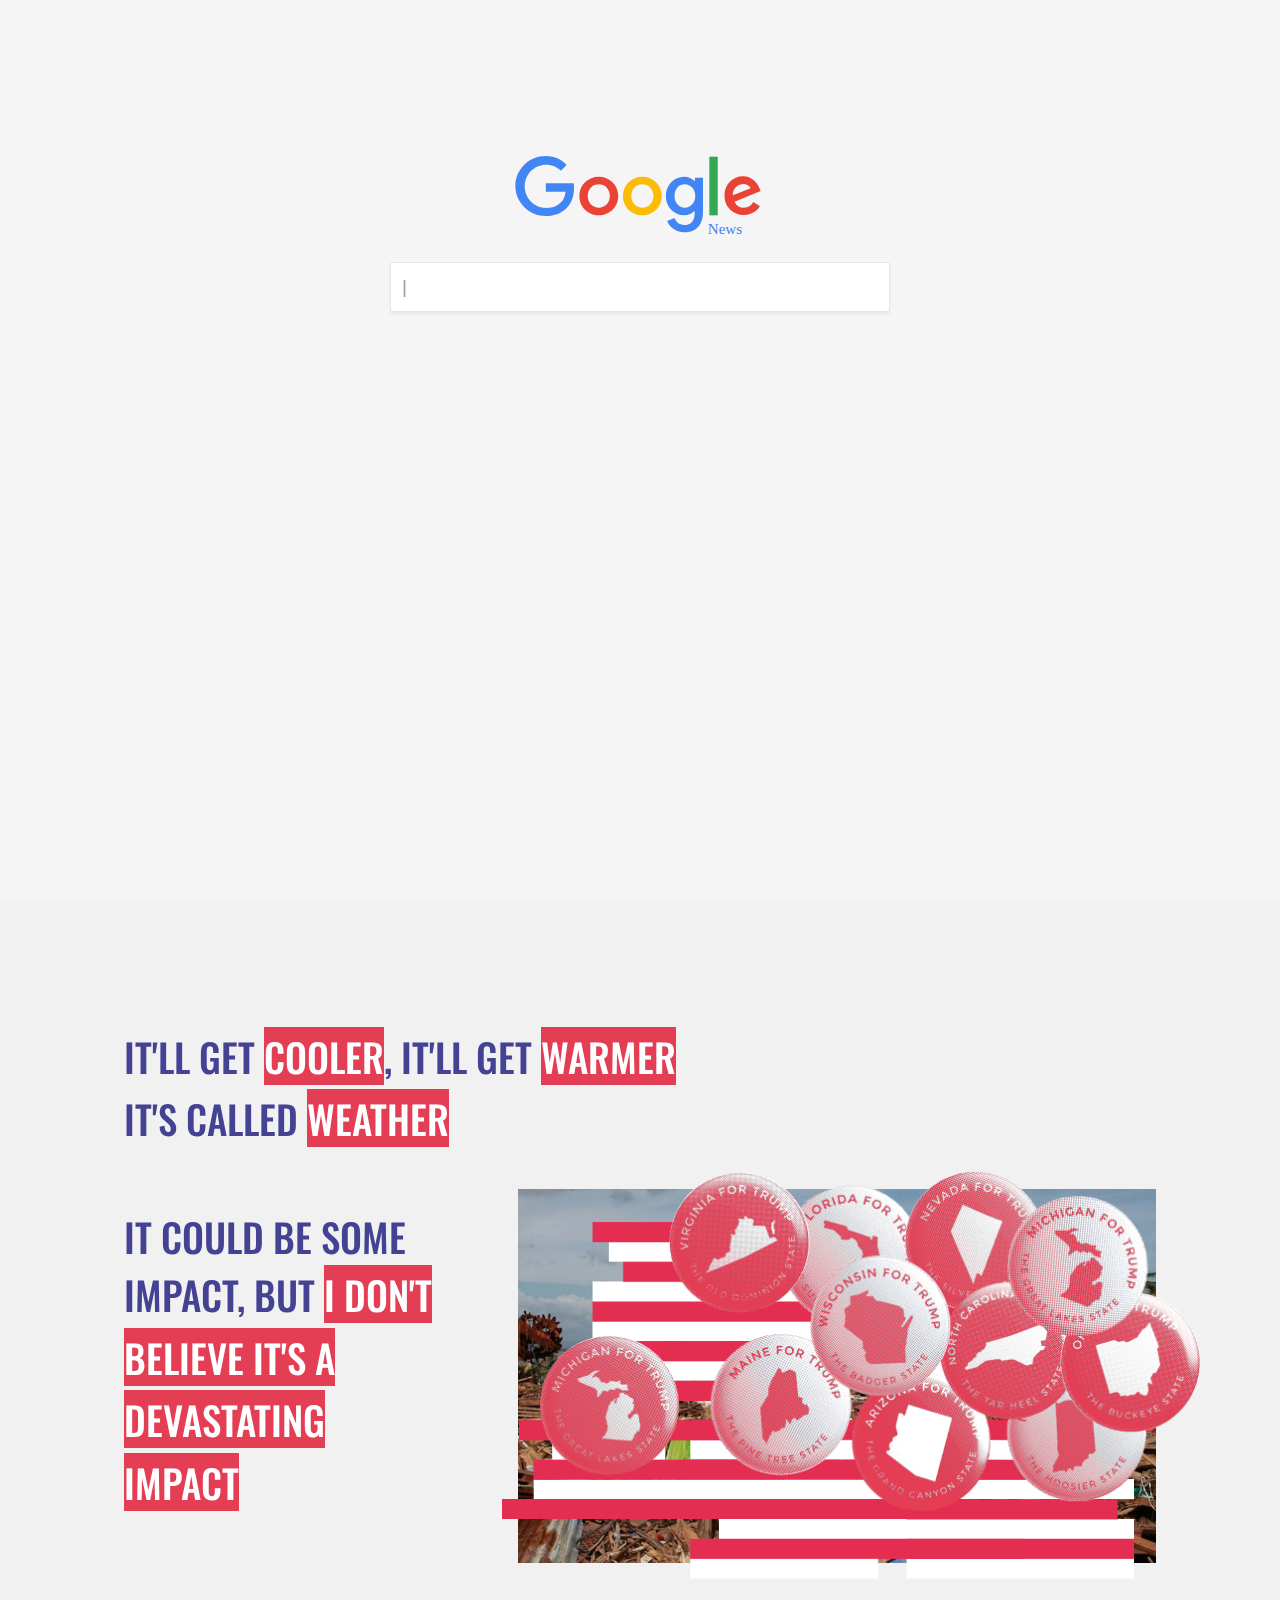
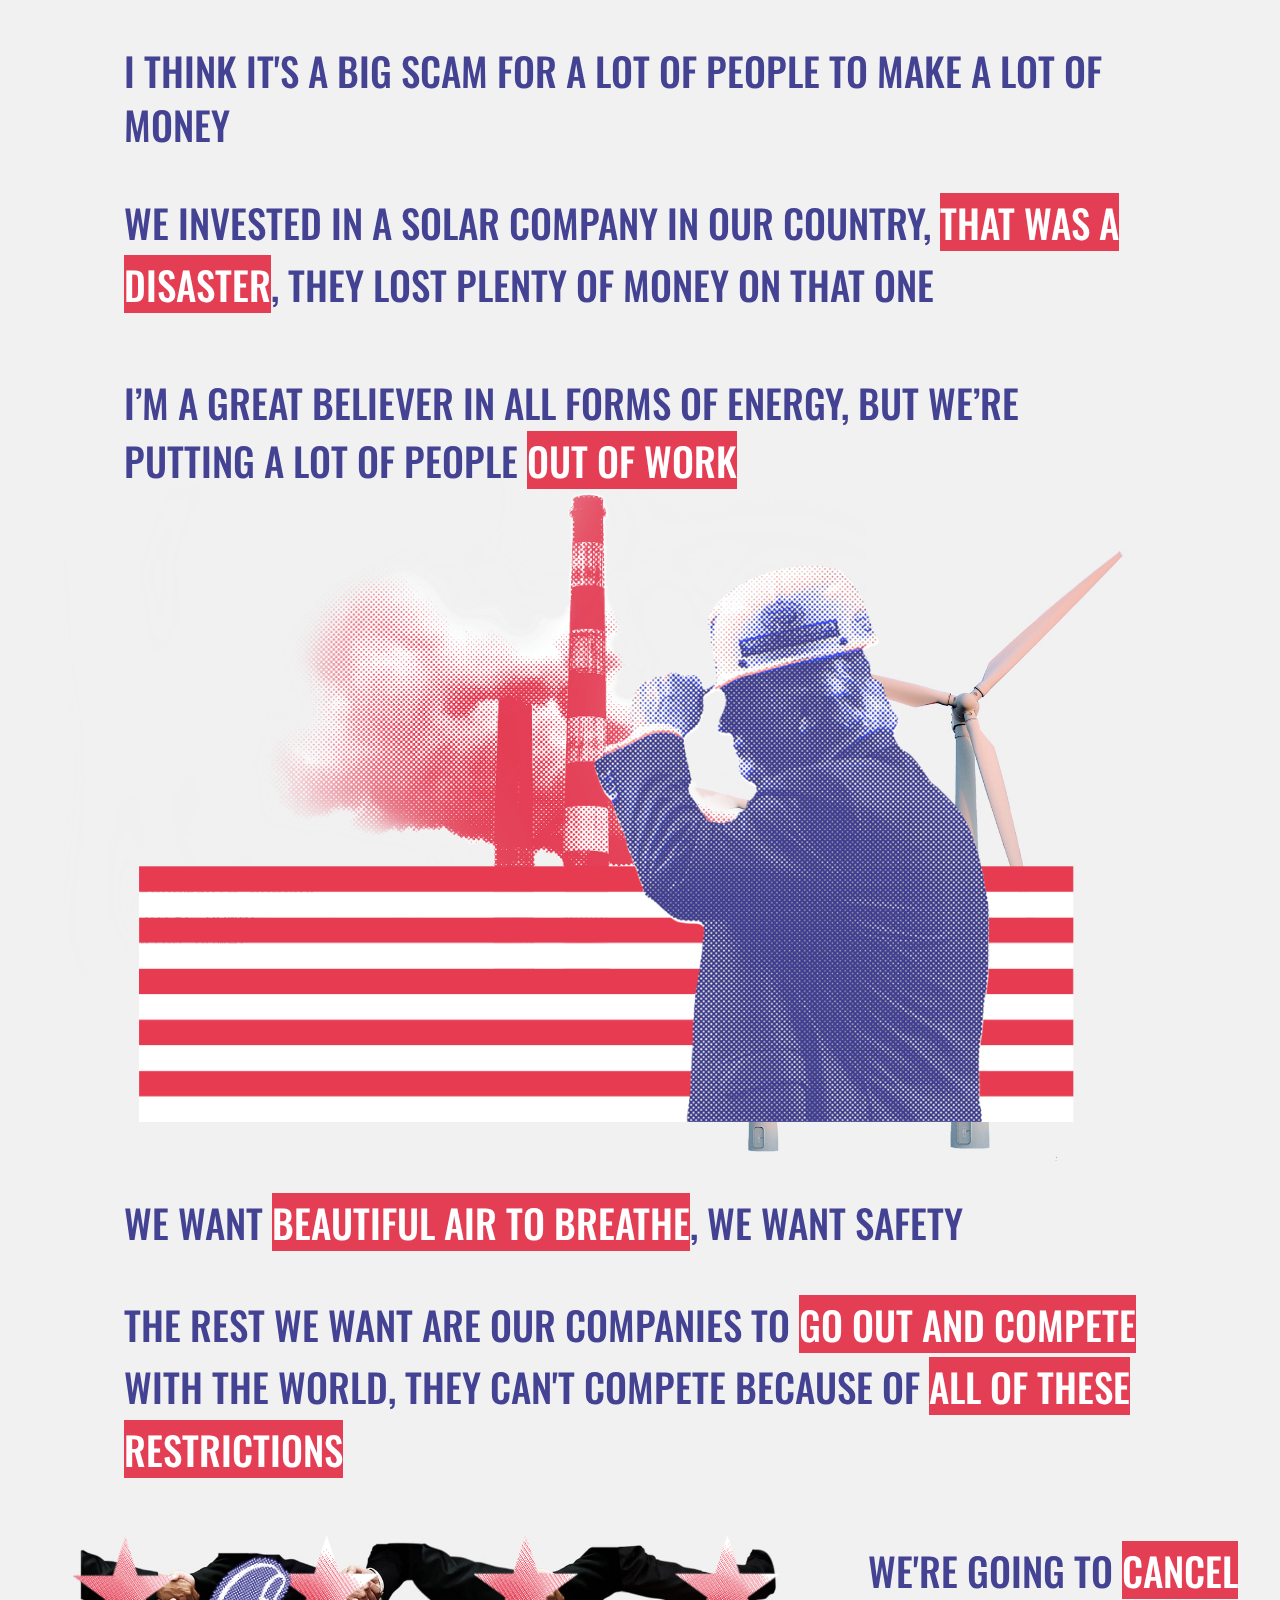
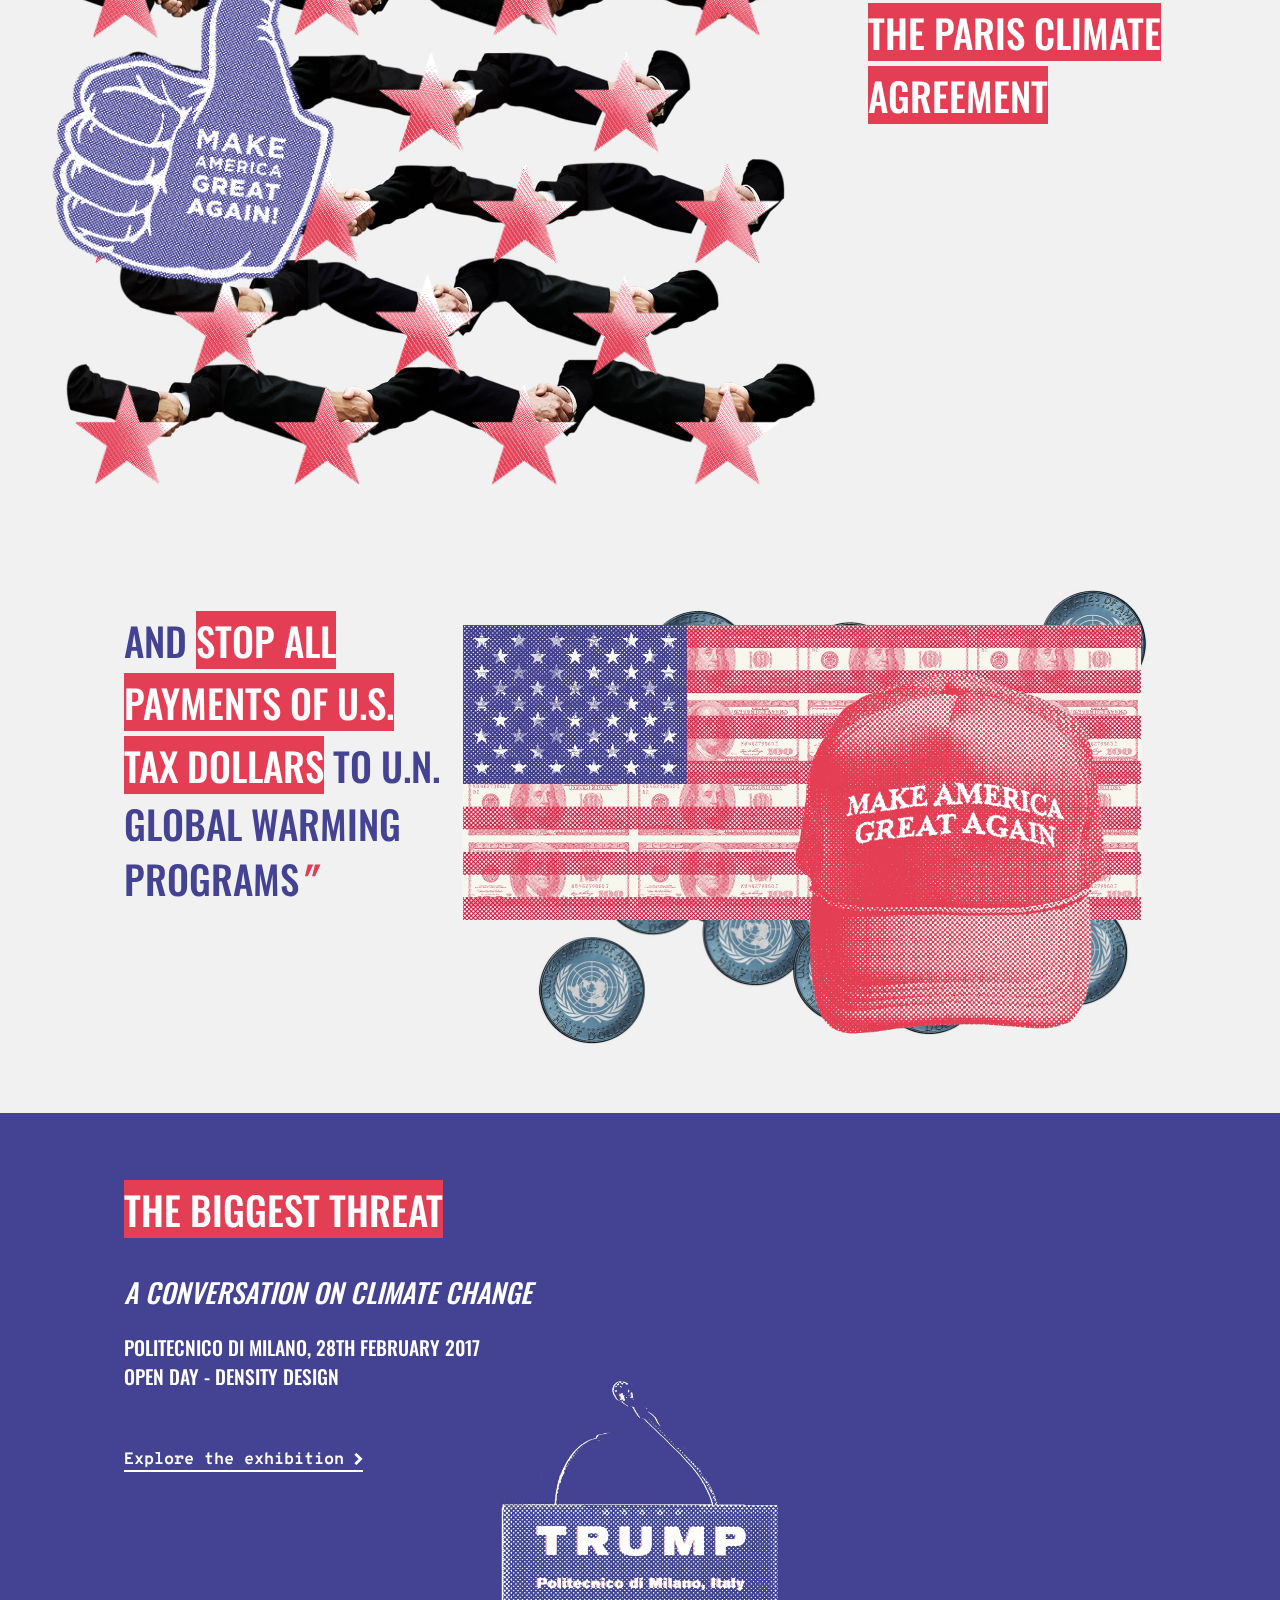
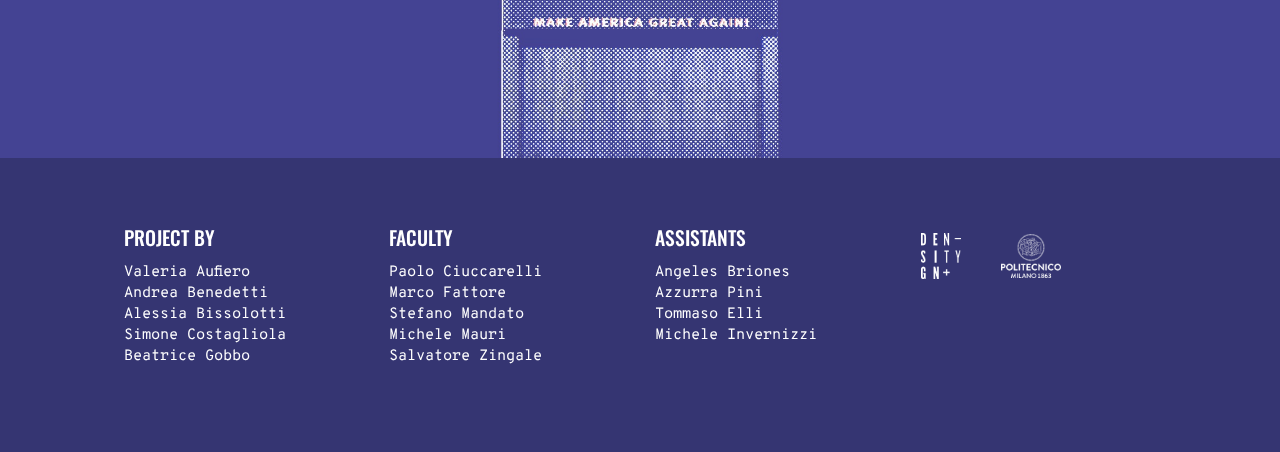
<file: index.html>
<html lang="en">
  <head>
    <meta charset="utf-8">
    <meta http-equiv="X-UA-Compatible" content="IE=edge">
    <meta name="viewport" content="width=device-width, initial-scale=1">
    
      
    <!-- The above 3 meta tags *must* come first in the head; any other head content must come *after* these tags -->
      
        
    <meta property="og:url" content="http://biggestthreat.altervista.org/" />
    <meta property="og:title" content="The Biggest Threat - Open Day Density Design Exhibition">
	<meta property="og:description" content="The exhibition showcases the results of the research on the topic of climate change, during the last weeks of the American 45th Presidential Elections. Donald Trump appeared as one of the most influential actors in the discussion, and his opinions on the topic of climate change were highly discussed by online news outlets in the United States." />
	<meta property="og:image" content="img/cover1.jpg">
	<meta name="twitter:card" content="summary_large_image">
	<meta name="twitter:site" content="@densitydesign">
	<meta name="twitter:title" content="The Biggest Threat - Open Day Density Design Exhibition">
	<meta name="twitter:description" content="The exhibition showcases the results of the research on the topic of climate change, during the last weeks of the American 45th Presidential Elections. Donald Trump appeared as one of the most influential actors in the discussion, and his opinions on the topic of climate change were highly discussed by online news outlets in the United States.">
	<meta name="twitter:image" content="img/cover1.jpg">
      
    <meta name="description" content="The exhibition showcases the results of the research on the topic of climate change, during the last weeks of the American 45th Presidential Elections. Donald Trump appeared as one of the most influential actors in the discussion, and his opinions on the topic of climate change were highly discussed by online news outlets in the United States." />
    <meta name="author" content="Valeria Aufiero, Alessia Bissolotti, Andrea Benedetti, Simone Costagliola, Beatrice Gobbo">
      
      
    <title>The Biggest Threat - Open Day Density Design Exhibition</title>

    <!-- Bootstrap -->
      <link href="css/bootstrap.min.css" rel="stylesheet">
      <link href="css/ekko-lightbox.css" rel="stylesheet">
      <link rel="stylesheet" href="css/blueimp-gallery.min.css">
      <link href="css/style.css" rel="stylesheet">
      <link rel="stylesheet" href="fonts/font-awesome/css/font-awesome.min.css">
          <link rel="icon" href="img/favicon.png" type="image/x-icon"/>
      
      <!-- FONTS -->
      <link href="https://fonts.googleapis.com/css?family=Oswald:400,700|Overpass+Mono:400,700" rel="stylesheet">
      <link href="https://fonts.googleapis.com/css?family=Roboto" rel="stylesheet">
  </head>
  <body data-spy="scroll" data-target=".nav">
      <div id="overlay"><div class="search">
          <img src="img/google-logo.svg" style="width: 50%"><br><p class="typed"></p>
      <p id="results">Did you mean <em>Donald Trump</em>?
          </p>
          </div>
      </div>

      <div id="nav" class="nav blue"><div class="container">
          <ul>
          <a href="#speech"><li class="button">Trump's Speech</li></a>
          <a href="#podio"><li class="button">Exhibition</li></a>
          </ul>
        </div>
      </div>
      
     <section id="threat" class="container-fluid">
         <ul id="obama" class="scene container">
             <li class="layer" data-depth="0.20"><h1>Obama thinks the single biggest threat in the world today is <em>global warming</em><br><br><em>Can you believe it?</em></h1></li></ul>
      </section>
<div id="speech">
      <section class="container">
          
          <div class="row">
              <div class="col-lg-8 col-md-8"><h1>It'll get <em>cooler</em>, it'll get <em>warmer</em><br>it's called <em>weather</em></h1></div>
          </div>
      </section>
      
          <section class="container">
              <div class="row">
                  
                  <div class="col-lg-4 col-lg-4">
                <h1 class="trump">It could be some impact, but <em>I don't believe it's a devastating 
                    impact</em></h1>
          </div>
                  
                  <div class="col-lg-8 col-md-8">
                      <ul id="effects" class="scene">
                          <li class="layer" data-depth="0.10">
                              
                              <div id="car-effects" class="carousel slide" data-ride="carousel" data-interval="4000">

  <!-- Wrapper for slides -->
  <div class="carousel-inner" role="listbox">
    <div class="item active">
      <img src="img/effects/effects1.jpg" class="img-responsive">
      <div class="carousel-caption">
      </div>
    </div>
    <div class="item">
      <img src="img/effects/effects2.jpg" class="img-responsive">
      <div class="carousel-caption">
      </div>
    </div>
      <div class="item">
      <img src="img/effects/effects8.jpg" class="img-responsive">
      <div class="carousel-caption">
      </div>
    </div>
      <div class="item">
      <img src="img/effects/effects9.jpg" class="img-responsive">
      <div class="carousel-caption">
      </div>
    </div>
      <div class="item">
      <img src="img/effects/effects15.jpg" class="img-responsive">
      <div class="carousel-caption">
      </div>
    </div>
  </div>
</div>
                              
                          </li>

                    <li class="layer trump" data-depth="0.30"><img src="img/effects/flags.png" class="img-responsive effects-flag"></li>
                    <li class="layer trump" data-depth="0.70"><img src="img/effects/pins.png" class="img-responsive pin"></li>
		      </ul>
                  </div>
              </div>
      </section>
          
          <section class="container">
              <div class="row">
                <div class="col-lg-12 col-md-12"><h1>I think it's a big scam for a lot of people to make a lot of money</h1> <h1 class="trump">We invested in a solar company in our country, <em>that was a disaster</em>, They lost plenty of money on that one</h1></div>
              </div>
                <div class="row">
          <div class="col-lg-12 col-md-12">
                <h1 class="trump">
            I’m a great believer in all forms of energy, but we’re putting a lot of people <em>out of work</em></h1>
          </div>
              </div>
              <div class="container-fluid">
                <ul id="energy" class="scene">
			     <li class="layer" data-depth="0.10">
                     <div class="row">
                        <div class="col-lg-5 col-md-5 col-xs-6"><p class="dida mitigation"><b>Renewable energy</b><br>Solar power<br>Wind power</p></div>
                         <div class="col-lg-7 col-md-7 col-xs-6"><img src="img/energy/pale-statiche.jpg" class="img-responsive"></div>
                     </div>
                    </li>
                    <li class="layer trump" data-depth="0.30"><img src="img/energy/smoke.png" class="responsive smoke"></li>
                    <li class="layer trump" data-depth="0.50"><img src="img/energy/flag.png" class="responsive"></li>
                    <li class="layer trump" data-depth="0.70"><img src="img/energy/trump-cap.png" class="responsive"></li>
		      </ul>
                  
          </div>
        </section>
      
      <section class="container">
          <div class="row">
              <div class="col-lg-12 col-md-12"><h1>We want <em>beautiful air to breathe</em>, we want safety</h1>
              <h1>The rest we want are our companies to <em>go out and compete</em> with the world, they can't compete because of <em>all of these restrictions</em></h1></div>
          </div>
      </section>
          
          <section class="container-fluid">
              <div class="row">
          <div class="col-lg-8 col-md-8">
                <ul id="agreements" class="scene">
			     <li class="layer" data-depth="0.30"><img src="img/agreements/mani.jpg"></li>
                    <li class="layer trump" data-depth="0.60"><img src="img/agreements/stelle_grandi.png" class="stelle"></li>
                    <li class="layer trump" data-depth="0.80"><img src="img/agreements/thumbsup.png" class="thumb"></li>
		      </ul>
          </div>
          <div class="col-lg-4">
              <h1>We're going to <em>cancel the Paris Climate Agreement</em></h1>
          </div></div></section>

    <section class="container taxes">
              <div class="row">
                  <div class="col-lg-4 col-md-4">
                <h1 class="conclusion">And <em>stop all payments of U.S. tax dollars</em> to U.N. global warming programs</h1>
          </div>
          <div class="col-lg-8 col-md-8">
                <ul id="economy" class="scene">
			     <li class="layer" data-depth="0.10"><img src="img/economy/fiftycents-scuro.jpg"></li>
                    <li class="layer trump" data-depth="0.60"><img src="img/economy/usmoney.jpg" class="usmoney"></li>
                    <li class="layer trump" data-depth="0.90"><img src="img/cap-trump.png" class="cap"></li>
		      </ul>
          </div>
          
                  </div>
        </section>
      </div>
    <section id="podio">
        <div class="container">
        <div id="podio" class="row">
            <div class="col-lg-12 col-md-12">
                      <h1><em>The biggest threat</em></h1>
                      <h2>A Conversation on Climate Change</h2>
                      <h3>Politecnico di Milano, 28th February 2017<br>Open Day - Density Design</h3>
<!--
              <div class="t-ex"><p>The exhibition showcases the results of a month-long research on the topic of climate change, during the last weeks of the American 45th Presidential Elections.</p><p>Donald Trump appeared as one of the most influential actors in the discussion, and his opinions on the topic of climate change were highly discussed by online news outlets in the United States.</p><p>Starting with the introduction to the roadmap, explaining how the research was conducted, attendees will be able to explore the complex topic of climate change through the eyes of Donald Trump. They will have the opportunity to stand on his podium and see how what he said during the presidential campaign impacted the general discussion on climate change.</p>
              </div>
-->
              <div class="ex-button"><a data-container="body" data-toggle="popover" data-placement="top" data-content="Coming soon" href="exhibition.html">Explore the exhibition <i class="fa fa-chevron-right" aria-hidden="true"></i></a></div>
          </div>
            </div>
            </div>
    </section>
            <!--<div class="col-lg-12 col-md-12">-->
            <!--<img src="img/flag.svg" style="width: 150px;">

            <div class="col-lg-12 col-md-12"><h1>I mean, it’s snowing and freezing in New York City</h1><h1 class="conclusion">What the hell ever happened to global warming?</h1>
             <div class="col-lg-6 col-md-6" style="float:right"><p>@RealDonaldTrump on Twitter, 12 September 2012 </p></div>-->
<!--
            
            <div class="col-lg-12 col-md-12"><div class="col-lg-12 col-md-12"><h1 class="twitter">"I mean, it’s snowing and freezing in New York City. <br>What the hell ever happened to global warming?"</h1><p>@RealDonaldTrump on Twitter</p></div>
            </div></div></div>
    </section>
</div>
<!--
      <section id="exhibition">
          <div class="container">
                      <h1>The biggest threat</h1>
                      <h2>A Conversation on Climate Change</h2>
                      <h3>Politecnico di Milano, 28th February 2017<br>Open Day - Density Design</h3>
              <div class="t-ex"><p>The exhibition showcases the results of a month-long research on the topic of climate change, during the last weeks of the American 45th Presidential Elections.</p><p>Donald Trump appeared as one of the most influential actors in the discussion, and his opinions on the topic of climate change were highly discussed by online news outlets in the United States.</p><p>Starting with the introduction to the roadmap, explaining how the research was conducted, attendees will be able to explore the complex topic of climate change through the eyes of Donald Trump. They will have the opportunity to stand on his podium and see how what he said during the presidential campaign impacted the general discussion on climate change.</p>
              </div>
              <div class="ex-button"><a data-container="body" data-toggle="popover" data-placement="top" data-content="Coming soon" href="exhibition.html">Explore the exhibition <i class="fa fa-chevron-right" aria-hidden="true"></i></a></div>
          </div>
      </section>
-->
      
      <div id="footer" class="scuro">
     <div class="container">
       <div class="row">
       <div class="col-lg-3 col-sm-3 col-md-4 col-xs-4 credits">
         <h3>Project by</h3><p>Valeria Aufiero<br>Andrea Benedetti<br>Alessia Bissolotti<br>Simone Costagliola<br>Beatrice Gobbo<br></p>
       </div>
       <div class="col-lg-3 col-sm-3 col-md-4 col-xs-4 credits">
         <h3>Faculty</h3><p>Paolo Ciuccarelli<br>Marco Fattore<br>Stefano Mandato<br>Michele Mauri<br>Salvatore Zingale<br></p>
       </div>
        <div class="col-lg-3 col-sm-3 col-md-4 col-xs-4 credits">
         <h3>Assistants</h3><p>Angeles Briones<br>Azzurra Pini<br>Tommaso Elli<br>Michele Invernizzi<br></p>
       </div>
        <div class="col-lg-3 col-sm-3 col-md-12 col-xs-12 logo">
         <img src="img/logo_density_white.png" width="40"><img src="img/logo-poli.png" width="60" style="margin-left: 40px;">
       </div>
       </div>
     </div>
      </div>

    <!-- jQuery (necessary for Bootstrap's JavaScript plugins) -->
    <script src="https://ajax.googleapis.com/ajax/libs/jquery/1.12.4/jquery.min.js"></script>
    <!-- Include all compiled plugins (below), or include individual files as needed -->
    <script src="js/bootstrap.min.js"></script>
      <!-- Scripts -->
	<script src="js/parallax.js"></script>
    <script src="js/typed.js"></script>
    <script src="js/shake.js"></script>
    <script src="js/ekko-lightbox.js"></script>
    <script src="js/blueimp-gallery.js"></script>
    <script src="js/script.js"></script>
	<script>
	// Pretty simple huh?
    var scene = document.getElementById('obama');
	var parallax = new Parallax(scene);
        
	var scene = document.getElementById('effects');
	var parallax = new Parallax(scene);
        
    var scene = document.getElementById('energy');
	var parallax = new Parallax(scene);
        
    var scene = document.getElementById('agreements');
	var parallax = new Parallax(scene);
        
    var scene = document.getElementById('economy');
	var parallax = new Parallax(scene);
        
	</script>
      
      <script>
  $(function(){
      $(".typed").typed({
        strings: ["climate change"],
        typeSpeed: 0
      });
  });
          
          
</script>
    <!--<script>
          //listen to shake event
    var shakeEvent = new Shake({threshold: 10});
    shakeEvent.start();
    window.addEventListener('shake', function(){
        $('.trump').fadeOut();
    }, false);

    //stop listening
    function stopShake(){
        shakeEvent.stop();
    }

    //check if shake is supported or not.
    if(!("ondevicemotion" in window)){alert("Not Supported");}
    </script>-->
      
      <script>
          $(document).scroll(function(e) {
            $(window).scrollTop() > $('#threat').height() ? $('#nav').addClass('gray') : $('#nav').removeClass('gray');
            $(window).scrollTop() > $('#speech').height()+600 ? $('#nav').addClass('bluep') : $('#nav').removeClass('bluep');
          });
      </script>
  </body>
</html>
</file>
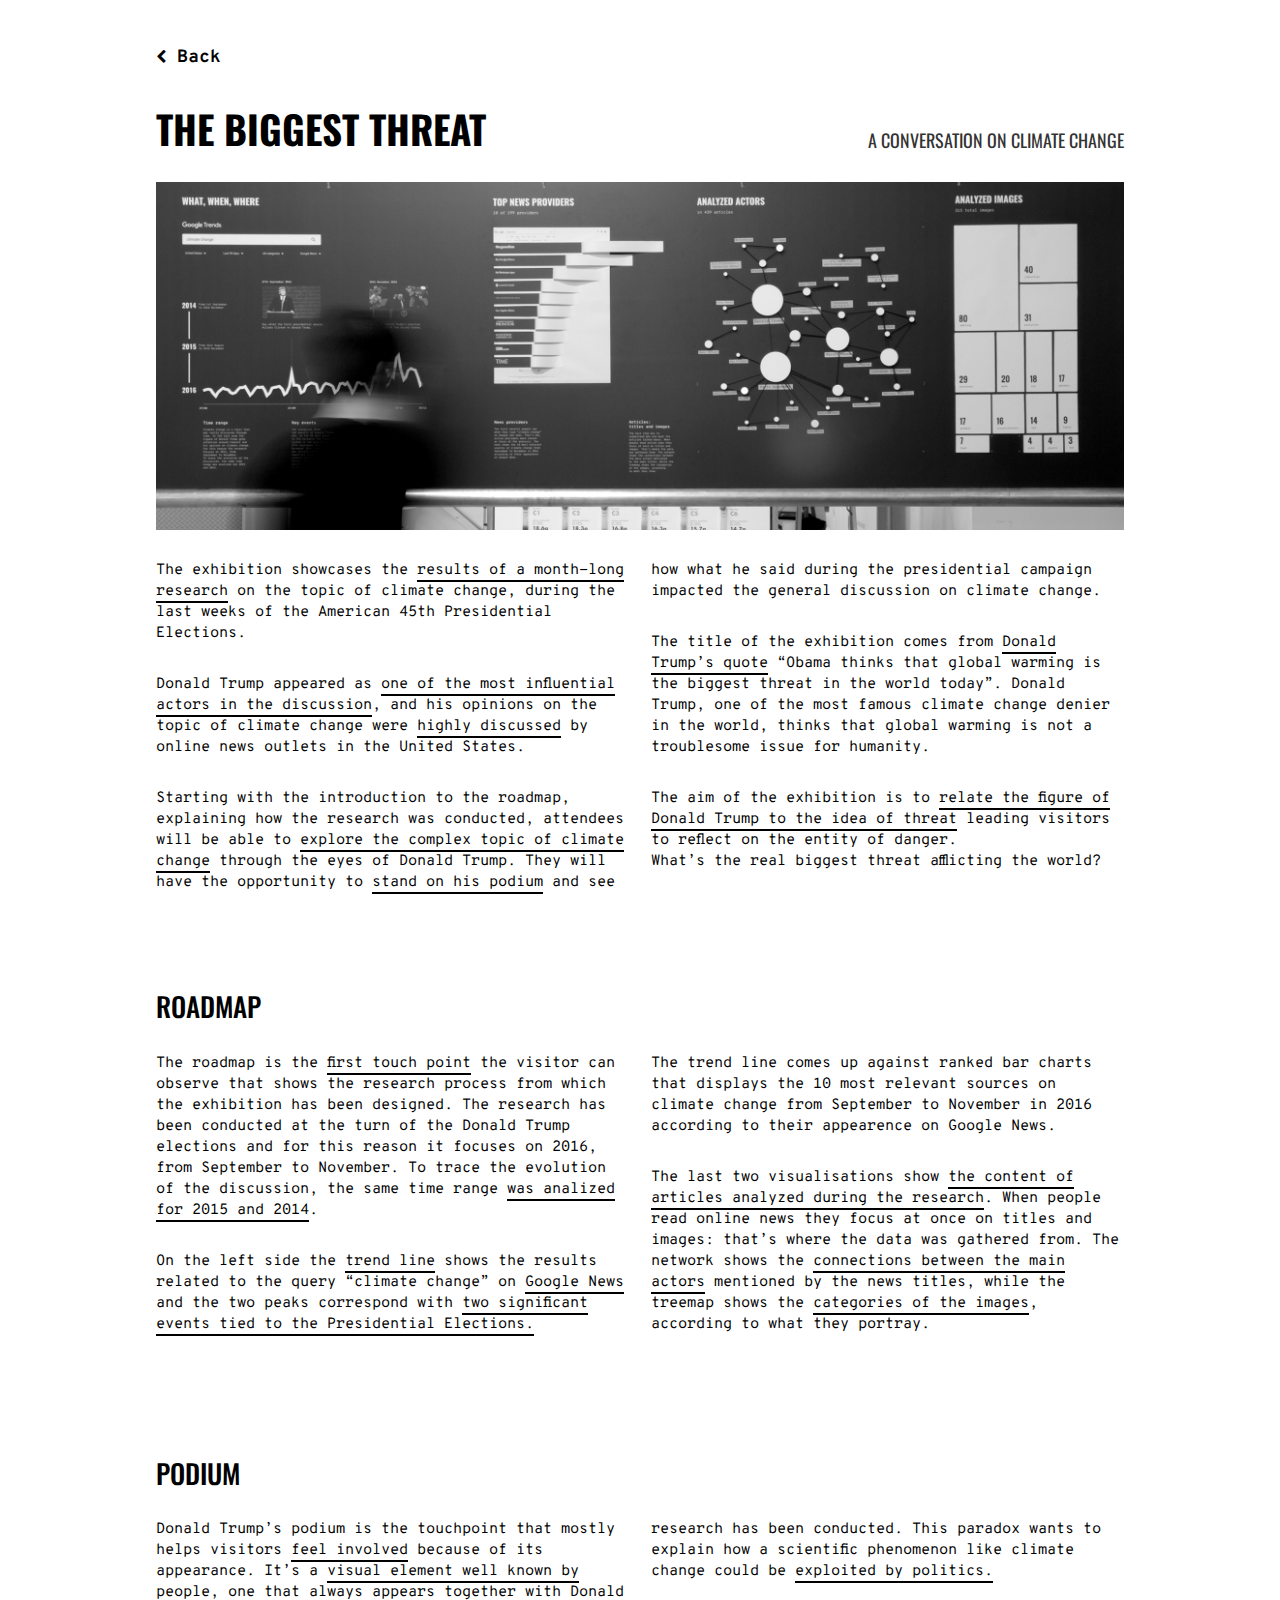
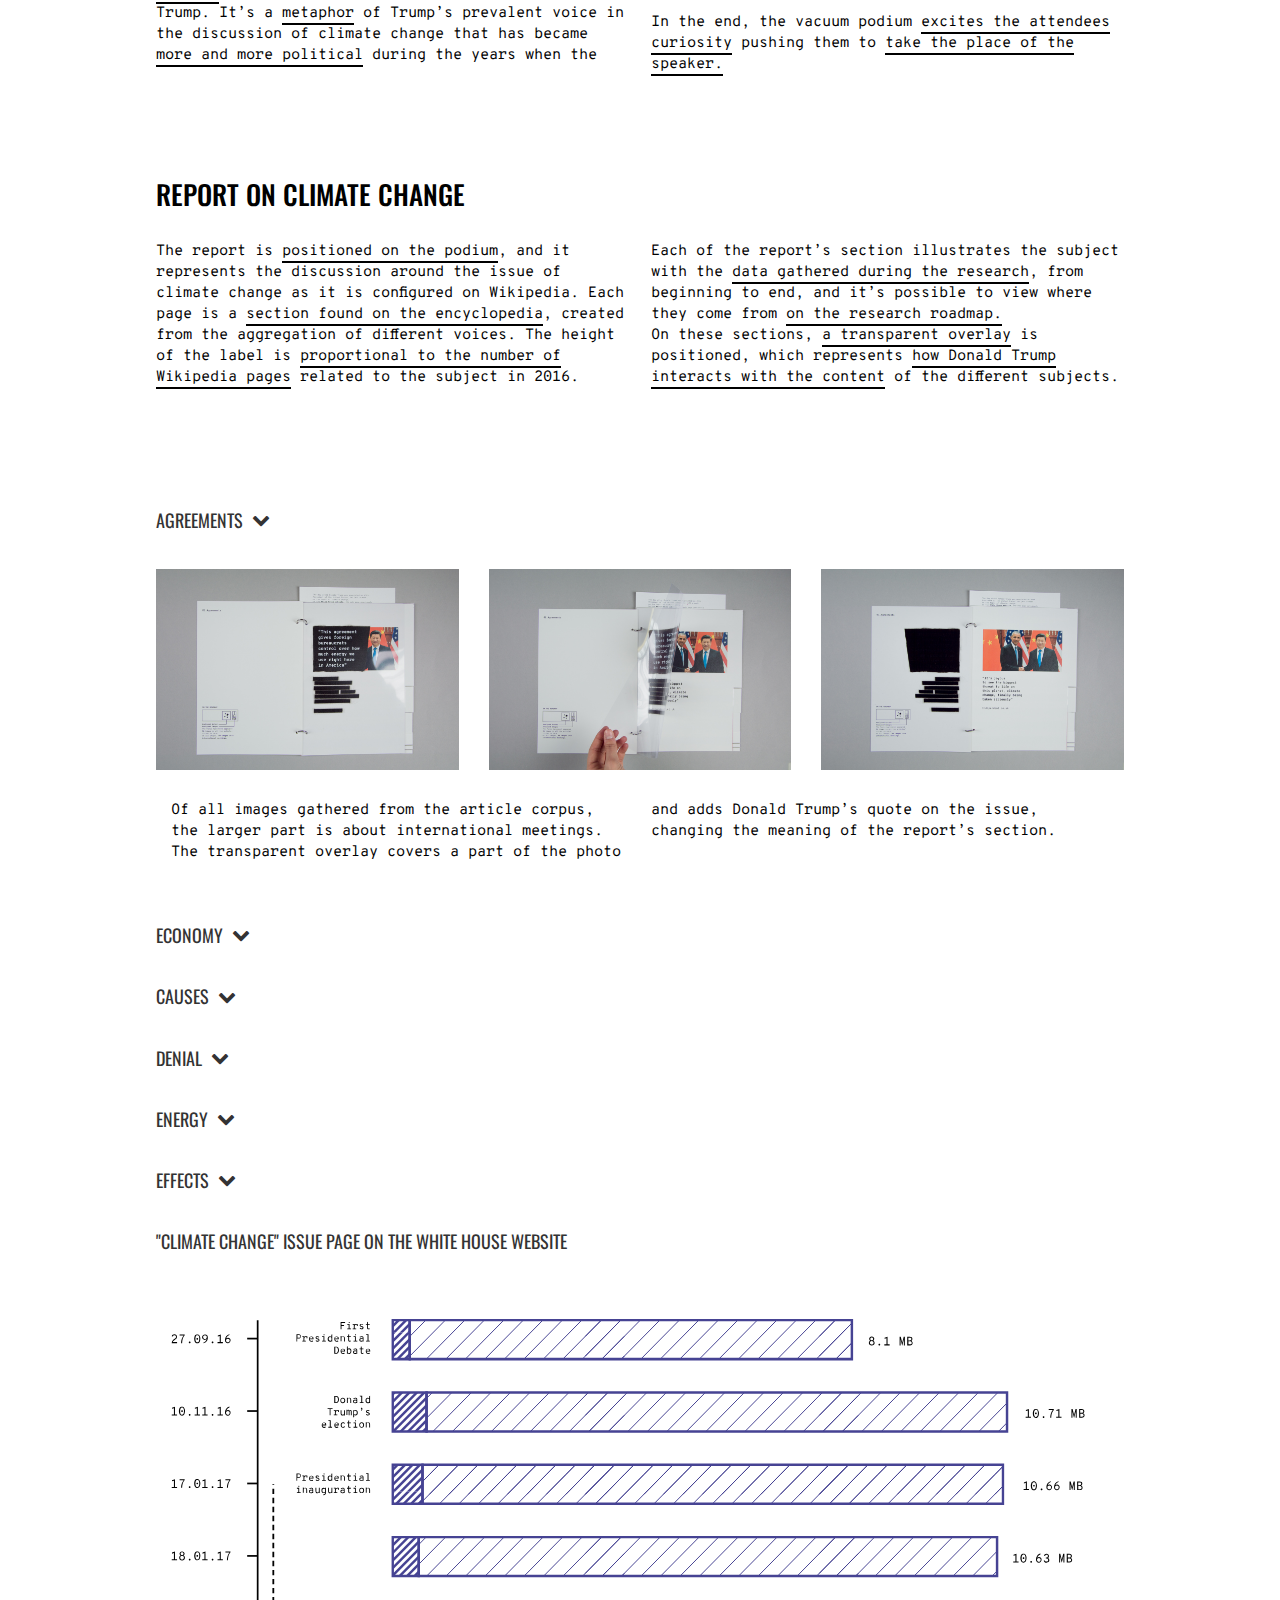
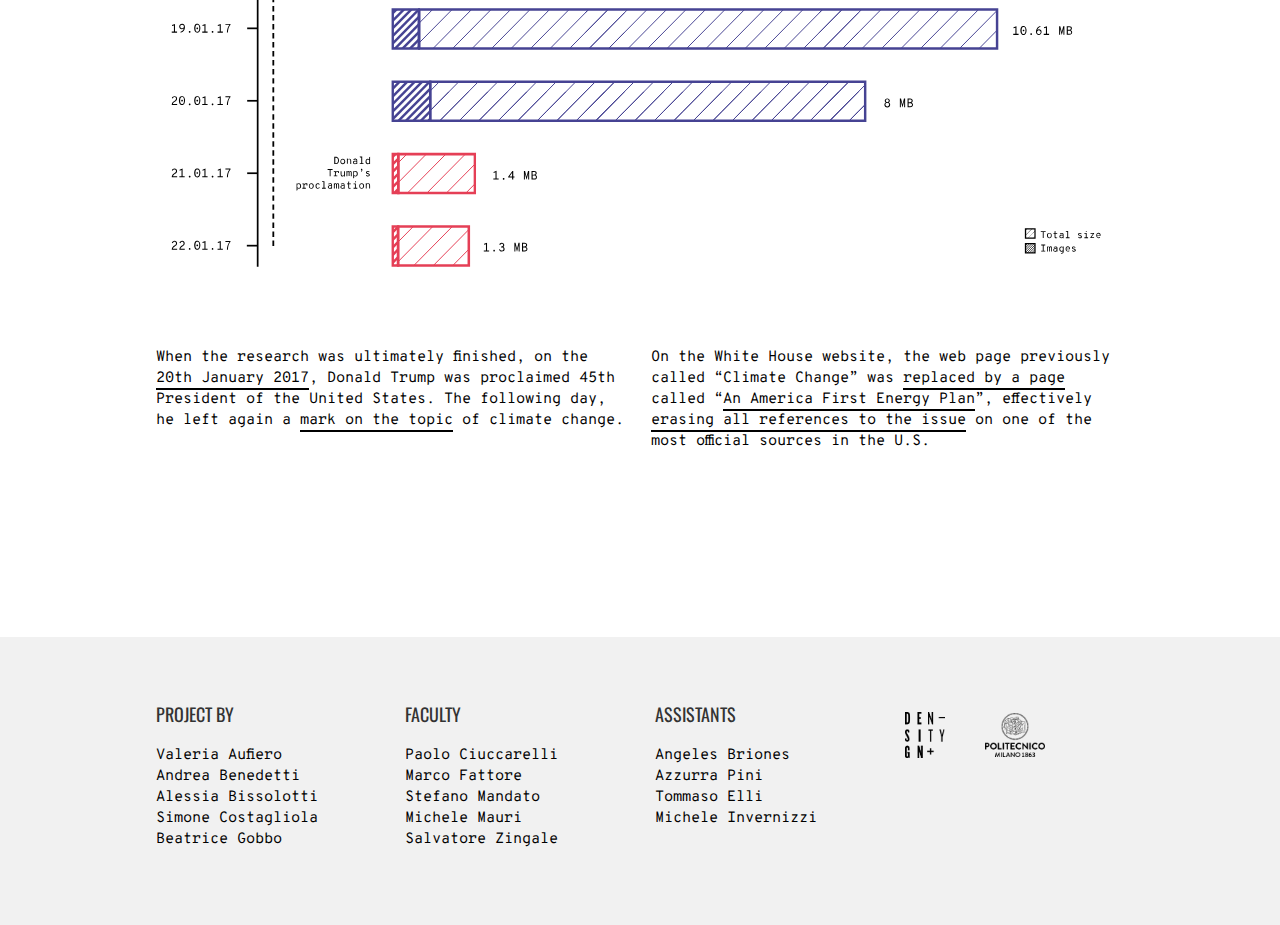
<file: exhibition.html>
<html lang="en">
  <head>
    <meta charset="utf-8">
    <meta http-equiv="X-UA-Compatible" content="IE=edge">
    <meta name="viewport" content="width=device-width, initial-scale=1">
    <!-- The above 3 meta tags *must* come first in the head; any other head content must come *after* these tags -->
      
        
    <meta property="og:url" content="http://biggestthreat.altervista.org/" />
    <meta property="og:title" content="The Biggest Threat - Open Day Density Design Exhibition">
	<meta property="og:description" content="The exhibition showcases the results of the research on the topic of climate change, during the last weeks of the American 45th Presidential Elections. Donald Trump appeared as one of the most influential actors in the discussion, and his opinions on the topic of climate change were highly discussed by online news outlets in the United States." />
	<meta property="og:image" content="img/cover1.jpg">
	<meta name="twitter:card" content="summary_large_image">
	<meta name="twitter:site" content="@densitydesign">
	<meta name="twitter:title" content="The Biggest Threat - Open Day Density Design Exhibition">
	<meta name="twitter:description" content="The exhibition showcases the results of the research on the topic of climate change, during the last weeks of the American 45th Presidential Elections. Donald Trump appeared as one of the most influential actors in the discussion, and his opinions on the topic of climate change were highly discussed by online news outlets in the United States.">
	<meta name="twitter:image" content="img/cover1.jpg">
      
    <meta name="description" content="The exhibition showcases the results of the research on the topic of climate change, during the last weeks of the American 45th Presidential Elections. Donald Trump appeared as one of the most influential actors in the discussion, and his opinions on the topic of climate change were highly discussed by online news outlets in the United States." />
    <meta name="author" content="Valeria Aufiero, Alessia Bissolotti, Andrea Benedetti, Simone Costagliola, Beatrice Gobbo">
      
    <title>The Biggest Threat - Exhibition Tour</title>

    <!-- Bootstrap -->
      <link href="css/bootstrap.min.css" rel="stylesheet">
      <link href="css/ekko-lightbox.css" rel="stylesheet">
      <link rel="stylesheet" href="css/blueimp-gallery.min.css">
      <link href="css/style.css" rel="stylesheet">
      <link href="css/style-ex.css" rel="stylesheet">
      <link rel="stylesheet" href="fonts/font-awesome/css/font-awesome.min.css">
      <link rel="icon" href="img/favicon.png" type="image/x-icon"/>

      
      <!-- FONTS -->
      <link href="https://fonts.googleapis.com/css?family=Oswald:400,700|Overpass+Mono:400,700" rel="stylesheet">
      <link href="https://fonts.googleapis.com/css?family=Roboto" rel="stylesheet">
  </head>
  <body id="b-exhibition">
                            
      <div id="description" class="container">
          <div id="ex-nav" class="row"><div class="col-xs-12"><div class="ex-button exhibition" style="margin-bottom: 2em;"><a href="index.html"><i class="fa fa-chevron-left" aria-hidden="true"></i> Back</a></div></div></div>
            <div class="row"><div class="col-lg-8 col-md-8"><h1>The biggest threat</h1></div>
              <div class="col-lg-4 col-md-4 subtitle"><h3>A Conversation on Climate Change</h3></div></div>
          <div class="row">
          <div class="col-xs-12"><p><img src="img/exhibition/copertina.jpg" class="img-responsive"></p>
          <div class="t-ex">
              <p>The exhibition showcases the <u>results of a month-long research</u> on the topic of climate change, during the last weeks of the American 45th Presidential Elections.</p><p>Donald Trump appeared as <u>one of the most influential actors in the discussion</u>, and his opinions on the topic of climate change were <u>highly discussed</u> by online news outlets in the United States.</p><p>Starting with the introduction to the roadmap, explaining how the research was conducted, attendees will be able to <u>explore the complex topic of climate change</u> through the eyes of Donald Trump. They will have the opportunity to <u>stand on his podium</u> and see how what he said during the presidential campaign impacted the general discussion on climate change.</p>
                      <p>The title of the exhibition comes from <u>Donald Trump’s quote</u> “Obama thinks that global warming is the biggest threat in the world today”.
Donald Trump, one of the most famous climate change denier in the world, thinks that global warming is not a troublesome issue for humanity.</p>
                         <p> The aim of the exhibition is to <u>relate the figure of Donald Trump to the idea of threat</u> leading visitors to reflect on the entity of danger.<br>
              What’s the real biggest threat afflicting the world?</p>
          </div>
          
          <h2>Roadmap</h2>
          <div class="t-ex">
                      <p>The roadmap is the <u>first touch point</u> the visitor can observe that shows the research process from which the exhibition has been designed.
The research has been conducted at the turn of the Donald Trump elections and for this reason it focuses on 2016, from September to November. To trace the evolution of the discussion, the same time range <u>was analized for 2015 and 2014</u>.
<p>On the left side the <u>trend line</u> shows the results related to the query “climate change” on <u>Google News</u> and the two peaks correspond with <u>two significant events tied to the Presidential Elections.</u></p>
<p>The trend line comes up against ranked bar charts that displays the 10 most relevant sources on climate change from September to November in 2016 according to their appearence on Google News. </p>
<p>The last two visualisations show <u>the content of articles analyzed during the research</u>.
When people read online news they focus at once on titles and images: that’s where the data was gathered from. The network shows the <u>connections between the main actors</u> mentioned by the news titles, while the treemap shows the <u>categories of the images</u>, according to what they portray.
</p>
          
          </div>
          
          <h2>Podium</h2>
          <div class="t-ex">
              <p>Donald Trump’s podium is the touchpoint that mostly helps visitors <u>feel involved</u> because of its appearance. It’s a <u>visual element well known by people,</u> one that always appears together with Donald Trump. It’s a <u>metaphor</u> of Trump’s prevalent voice in the discussion of climate change that has became <u>more and more political</u> during the years when the research has been conducted. This paradox wants to explain how a scientific phenomenon like climate change could be <u>exploited by politics.</u>
<p>In the end, the vacuum podium <u>excites the attendees curiosity</u> pushing them to <u>take the place of the speaker.</u></p>
              
          
          </div>
          
          <h2>Report on Climate Change</h2>
          <div class="t-ex">
              <p>The report is <u>positioned on the podium</u>, and it represents the discussion around the issue of climate change as it is configured on Wikipedia. Each page is a <u>section found on the encyclopedia</u>, created from the aggregation of different voices. The height of the label is <u>proportional to the number of Wikipedia pages</u> related to the subject in 2016.</p>

              <p>Each of the report’s section illustrates the subject with the <u>data gathered during the research</u>, from beginning to end, and it’s possible to view where they come from <u>on the research roadmap.</u><br>
                  On these sections, <u>a transparent overlay</u> is positioned, which represents <u>how Donald Trump interacts with the content</u> of the different subjects.</p>
          
          </div>
          
          <div id="report" class="panel-group" id="accordion" role="tablist" aria-multiselectable="true">
  <div class="panel panel-default">
    <div class="panel-heading" role="tab" id="headingOne">
      <h3 class="panel-title">
        <a role="button" data-toggle="collapse" data-parent="#accordion" href="#collapseOne" aria-expanded="true" aria-controls="collapseOne">
          Agreements <i class="fa fa-chevron-down" aria-hidden="true"></i>
        </a>
      </h3>
    </div>
    <div id="collapseOne" class="panel-collapse collapse in" role="tabpanel" aria-labelledby="headingOne">
      <div class="panel-body">
        <div class="row"><div class="col-lg-4 col-md-4 col-xs-12"><img src="img/exhibition/agreements_1.jpg" class="img-responsive"></div>
        <div class="col-lg-4 col-md-4 col-xs-12"><img src="img/exhibition/agreements_2.jpg" class="img-responsive"></div>
          <div class="col-lg-4 col-md-4 col-xs-12"><img src="img/exhibition/agreements_3.jpg" class="img-responsive"></div></div>
     <div class="col-lg-12 col-md-12"><p class="t-ex">Of all images gathered from the article corpus, the larger part is about international meetings. The transparent overlay covers a part of the photo and adds Donald Trump’s quote on the issue, changing the meaning of the report’s section.</p></div>
      </div>
    </div>
  </div>
  <div class="panel panel-default">
    <div class="panel-heading" role="tab" id="headingTwo">
      <h3 class="panel-title">
        <a role="button" data-toggle="collapse" data-parent="#accordion" href="#collapseTwo" aria-expanded="true" aria-controls="collapseOne">
          Economy <i class="fa fa-chevron-down" aria-hidden="true"></i>
        </a>
      </h3>
    </div>
    <div id="collapseTwo" class="panel-collapse collapse" role="tabpanel" aria-labelledby="headingTwo">
      <div class="panel-body">
         <div class="row"><div class="col-lg-4 col-md-4 col-xs-12"><img src="img/exhibition/economy_1.jpg" class="img-responsive"></div>
        <div class="col-lg-4 col-md-4 col-xs-12"><img src="img/exhibition/economy_2.jpg" class="img-responsive"></div>
          <div class="col-lg-4 col-md-4 col-xs-12"><img src="img/exhibition/economy_3.jpg" class="img-responsive"></div></div>
        <div class="col-lg-12 col-md-12"><p class="t-ex">The data are from United Nations's register of bilateral donations for climate change programs. The red stripes cover the part of donations coming from the United States.</p></div>
      </div>
    </div>
  </div>
  <div class="panel panel-default">
    <div class="panel-heading" role="tab" id="headingThree">
      <h3 class="panel-title">
        <a role="button" data-toggle="collapse" data-parent="#accordion" href="#collapseThree" aria-expanded="true" aria-controls="collapseOne">
          Causes <i class="fa fa-chevron-down" aria-hidden="true"></i>
        </a>
      </h3>
    </div>
    <div id="collapseThree" class="panel-collapse collapse" role="tabpanel" aria-labelledby="headingThree">
      <div class="panel-body">
           <div class="row"><div class="col-lg-4 col-md-4 col-xs-12"><img src="img/exhibition/causes_1.jpg" class="img-responsive"></div>
        <div class="col-lg-4 col-md-4 col-xs-12"><img src="img/exhibition/causes_2.jpg" class="img-responsive"></div>
          <div class="col-lg-4 col-md-4 col-xs-12"><img src="img/exhibition/causes_3.jpg" class="img-responsive"></div></div>
        <div class="col-lg-12 col-md-12"><p class="t-ex">NASA gathers data about different aspects of global climate change. The red overlay covers just a part of the content below, the red one, leaving the black text and the graph related to Donald Trump’s quote on global temperature.</p></div>
      </div>
    </div>
  </div>
              <div class="panel panel-default">
    <div class="panel-heading" role="tab" id="headingThree">
      <h3 class="panel-title">
        <a role="button" data-toggle="collapse" data-parent="#accordion" href="#collapseFour" aria-expanded="true" aria-controls="collapseFour">
          Denial <i class="fa fa-chevron-down" aria-hidden="true"></i>
        </a>
      </h3>
    </div>
    <div id="collapseFour" class="panel-collapse collapse" role="tabpanel" aria-labelledby="headingFour">
      <div class="panel-body">
        <div class="row"><div class="col-lg-4 col-md-4 col-xs-12"><img src="img/exhibition/denial_1.jpg" class="img-responsive"></div>
        <div class="col-lg-4 col-md-4 col-xs-12"><img src="img/exhibition/denial_2.jpg" class="img-responsive"></div>
          <div class="col-lg-4 col-md-4 col-xs-12"><img src="img/exhibition/denial_3.jpg" class="img-responsive"></div></div>
        <div class="col-lg-12 col-md-12"><p class="t-ex">The quotes are gathered from the articles scraped from the web. The layout makes a wall of text composed by the words of climate change deniers in which Donald Trump’s quotes are highlighted with a yellow overlay.</p></div>
      </div>
    </div>
  </div>
              <div class="panel panel-default">
    <div class="panel-heading" role="tab" id="headingFive">
      <h3 class="panel-title">
        <a role="button" data-toggle="collapse" data-parent="#accordion" href="#collapseFive" aria-expanded="true" aria-controls="collapseFive">
          Energy <i class="fa fa-chevron-down" aria-hidden="true"></i>
        </a>
      </h3>
    </div>
    <div id="collapseFive" class="panel-collapse collapse" role="tabpanel" aria-labelledby="headingFive">
      <div class="panel-body">
        <div class="row"><div class="col-lg-4 col-md-4 col-xs-12"><img src="img/exhibition/energy_1.jpg" class="img-responsive"></div>
        <div class="col-lg-4 col-md-4 col-xs-12"><img src="img/exhibition/energy_2.jpg" class="img-responsive"></div>
          <div class="col-lg-4 col-md-4 col-xs-12"><img src="img/exhibition/energy_3.jpg" class="img-responsive"></div></div>
        <div class="col-lg-12 col-md-12"><p class="t-ex">In the three years analyzed, solar power appeared 13 times on 23 total images representing renewable energy. The overlay covers the photo, showing only the worker in the middle, which is also one of the main focuses of Donald Trump’s campaign.</p></div>
      </div>
    </div>
  </div>
              <div class="panel panel-default">
    <div class="panel-heading" role="tab" id="headingSix">
      <h3 class="panel-title">
        <a role="button" data-toggle="collapse" data-parent="#accordion" href="#collapseSix" aria-expanded="true" aria-controls="collapseSix">
          Effects <i class="fa fa-chevron-down" aria-hidden="true"></i>
        </a>
      </h3>
    </div>
    <div id="collapseSix" class="panel-collapse collapse" role="tabpanel" aria-labelledby="headingSix">
      <div class="panel-body">
       <div class="row"><div class="col-lg-4 col-md-4 col-xs-12"><img src="img/exhibition/effects_1.jpg" class="img-responsive"></div>
        <div class="col-lg-4 col-md-4 col-xs-12"><img src="img/exhibition/effects_2.jpg" class="img-responsive"></div>
          <div class="col-lg-4 col-md-4 col-xs-12"><img src="img/exhibition/effects_3.jpg" class="img-responsive"></div></div>
        <div class="col-lg-12 col-md-12"><p class="t-ex">This section shows the most representative sub-categories of the images related to disasters. The photos represent some of the main effects of climate change according to scientific studies. The overlay covers all these images.</p></div>
      </div>
    </div>
  </div>
</div>

              <h3>"Climate Change" Issue Page on the White House website</h3>
              <p><img src="img/exhibition/whitehouse-or.svg" style="width: 100%; margin: 1em 0 3em 0"></p>
              <div class="t-ex">
              <p>When the research was ultimately finished, on the <u>20th January 2017</u>, Donald Trump was proclaimed 45th President of the United States. The following day, he left again a <u>mark on the topic</u> of climate change.</p><p>On the White House website, the web page previously called “Climate Change” was <u>replaced by a page</u> called “<u>An America First Energy Plan</u>”, effectively <u>erasing all references to the issue</u> on one of the most official sources in the U.S.
                  </p>
          
          </div>
                  </div></div></div>
                      
<!--
      <div class="container"><h2>Exhibition Gallery</h2></div>
          <div id="gallery" class="container-fluid">
                  <div class="col-lg-4 col-md-6 col-xs-6"><a href="img/drought.jpg" data-toggle="lightbox"><img src="img/drought.jpg" class="img-responsive"></a></div>
              
              <div class="col-lg-4 col-md-6 col-xs-6"><a href="img/drought.jpg" data-toggle="lightbox"><img src="img/drought.jpg" class="img-responsive"></a></div>
              
              <div class="col-lg-4 col-md-6 col-xs-6"><a href="img/drought.jpg" data-toggle="lightbox"><img src="img/drought.jpg" class="img-responsive"></a></div>
              
              <div class="col-lg-4 col-md-6 col-xs-6"><a href="img/drought.jpg" data-toggle="lightbox"><img src="img/drought.jpg" class="img-responsive"></a></div>
              
              <div class="col-lg-4 col-md-6 col-xs-6"><a href="img/drought.jpg" data-toggle="lightbox"><img src="img/drought.jpg" class="img-responsive"></a></div>
              
              <div class="col-lg-4 col-md-6 col-xs-6"><a href="img/drought.jpg" data-toggle="lightbox"><img src="img/drought.jpg" class="img-responsive"></a></div>
              </div>
-->
      
      <div id="footer" class="footer-ex">
     <div class="container">
       <div class="row">
       <div class="col-lg-3 col-sm-3 col-md-4 col-xs-4 credits">
         <h3>Project by</h3><p>Valeria Aufiero<br>Andrea Benedetti<br>Alessia Bissolotti<br>Simone Costagliola<br>Beatrice Gobbo<br></p>
       </div>
       <div class="col-lg-3 col-sm-3 col-md-4 col-xs-4 credits">
         <h3>Faculty</h3><p>Paolo Ciuccarelli<br>Marco Fattore<br>Stefano Mandato<br>Michele Mauri<br>Salvatore Zingale<br></p>
       </div>
        <div class="col-lg-3 col-sm-3 col-md-4 col-xs-4 credits">
         <h3>Assistants</h3><p>Angeles Briones<br>Azzurra Pini<br>Tommaso Elli<br>Michele Invernizzi<br></p>
       </div>
        <div class="col-lg-3 col-sm-3 col-md-12 col-xs-12 logo">
         <img src="img/density-nero.jpg" width="40"><img src="img/poli-nero.jpg" width="60" style="margin-left: 40px;">
       </div>
       </div>
     </div>
      </div>

    <!-- jQuery (necessary for Bootstrap's JavaScript plugins) -->
    <script src="https://ajax.googleapis.com/ajax/libs/jquery/1.12.4/jquery.min.js"></script>
    <!-- Include all compiled plugins (below), or include individual files as needed -->
    <script src="js/bootstrap.min.js"></script>
      <!-- Scripts -->
	<script src="js/parallax.js"></script>
    <script src="js/typed.js"></script>
    <script src="js/shake.js"></script>
    <script src="js/ekko-lightbox.js"></script>
<!--
    <script src="js/blueimp-gallery.js"></script>
      <script>
          $(document).on('click', '[data-toggle="lightbox"]', function(event) {
    event.preventDefault();
    $(this).ekkoLightbox();
});
      
      </script>
-->
      <script>
          $(document).scroll(function(e) {
            $(window).scrollTop() > $('#threat').height() ? $('#nav').addClass('gray') : $('#nav').removeClass('gray');
            $(window).scrollTop() > $('#speech').height()+600 ? $('#nav').addClass('white') : $('#nav').removeClass('white');
          });
      </script>
      
<!--
      <script>
blueimp.Gallery(
    document.getElementById('links').getElementsByTagName('a'),
    {
        container: '#blueimp-gallery-carousel',
        carousel: true
    }
);
</script>
-->
  </body>
</html>
</file>
<file: css/style.css>
.debug {
    position: fixed; 
    top: 10px;
    left: 10px;
    background: white;
    font-family: 'Overpass Mono';
    color: black;
    padding: 10px;
    z-index: 9999;
}

.debug:hover {
    cursor: pointer;
}

.trumpize {
    top: 60px;
}

img {
    max-width: 100%;
}

body {
    background: #f1f1f1;
    font-family: 'Overpass Mono', monospace;
    line-height: 1.7em;
    font-size: 1.5em;
    color: #444293;
}

.scene {
    max-width: 100%;
}

p {
    font-size: 1em;
    line-height: 1.4em;
}

.container {
    margin-top: 0px;
}

::selection {
    background: #111;
    color: white;
}

section {
    margin-bottom: 7em;
}

.container {
    width: 83%;
    margin: auto;
}

.box {
    background: url('../img/flag.svg') 100% 100%;
    width: 95%;
    height: 100%;
}

.speech {
    margin-top: 5em;
}

ul {
    z-index: 0;
}

h1 {
    text-transform: uppercase;
    font-family: 'Oswald';
    margin-bottom: 1em;
    font-size: 2.6em;
    line-height: 1.4em;
}

h2 {
    text-transform: uppercase;
    font-family: 'Oswald';
    font-style: italic;
    margin-bottom: 1em;
    font-size: 1.8em;
    line-height: 1.4em;
}

h3 {
    color: white;
    font-family: 'Oswald', sans-serif;
    text-transform: uppercase;
    font-size: 1.3em;
    line-height: 1.5em;
}

h1 em {
    background: #e43e55;
    color: white;
    font-style: normal;
    line-height: 1.6em;
}

#list {
    margin-bottom: 3em;
}

/* GOOGLE */

#overlay {
    width: 100%;
    height: 100%;
    background: #f5f5f5;
    position: fixed;
    font-family: -apple-system, BlinkMacSystemFont, 
    "Segoe UI", "Roboto", "Oxygen", 
    "Ubuntu", "Cantarell", "Fira Sans", 
    "Droid Sans", "Helvetica Neue", sans-serif;
    z-index: 9999;
    font-size: 1.3em;
    color: #333;
}

#overlay .typed {
    box-shadow: 0 2px 3px rgba(0,0,0,.05);
    border-radius: 2px;
    padding: 11px;
    background: white;
    border: 1px solid rgba(0,0,0,.1);
    height: 50px;
}

#overlay img {
    display: block;
    margin:auto;
    margin-bottom: -1em;
}

#overlay .typed:after {
    content: "|";
    color: #999;
    font-family: -apple-system, BlinkMacSystemFont, 
    "Segoe UI", "Roboto", "Oxygen", 
    "Ubuntu", "Cantarell", "Fira Sans", 
    "Droid Sans", "Helvetica Neue", sans-serif;
    animation: blink 0.8s infinite;
}

#overlay em {
    font-style: italic;
    color: #444293;
    font-weight: bold;
}

#overlay p {
    margin-top: 1em;
}

#overlay .search {
    margin: auto;
    width: 500px;
    margin-top: 8em;
}

#search p {
    font-size: 0.7em;
}

.typed-cursor{
    opacity: 1;
    -webkit-animation: blink 0.7s infinite;
    -moz-animation: blink 0.7s infinite;
    animation: blink 0.7s infinite;
}

.dida {
    font-family: 'Overpass Mono', monospace;
    color: #000;
    font-size: 1.2em;
}

.mitigation {
    position: relative; 
    top: 350px;
}

.box {
    background: #e43e55;
    width: 20em;
    height: 15em;
    position: relative;
    top: 1em;
    left: 1em;
}

@keyframes blink{
    0% { opacity:1; }
    50% { opacity:0; }
    100% { opacity:1; }
}
@-webkit-keyframes blink{
    0% { opacity:1; }
    50% { opacity:0; }
    100% { opacity:1; }
}
@-moz-keyframes blink{
    0% { opacity:1; }
    50% { opacity:0; }
    100% { opacity:1; }
}

/* SEZIONI */
#threat {
    background: #444293;
    background-image: url('../img/bg_darker.jpg');
    background-position: right;
    background-repeat: no-repeat;
    background-size: cover;
    padding-top: 13%;
    min-height: 100%;
}

#threat h1 {
    color: white;
    font-size: 3.5em;
}

#threat h1:before {
    content: '"';
    font-family: 'Oswald', sans-serif;
    color: #e43e55;
    margin-left: -30px;
    margin-right: 14px;
    font-style: italic;
    font-weight: bold;
}

#threat h2 {
    color: white;
}

#footer {
    background:#353572;
    color: white;
    padding: 3em 0 5em 0;
}

#footer .logo {
    margin-top: 2em;
}

#economy img {
    max-width: 100%;
}

#energy {
    z-index: -9999;
    padding-left: 0px !important;
}

.effects-flag {
    position: relative;
    left: 1.3em;
    bottom: 1.3em;
}

.cap {
    width: 50%;
    position: relative;
    left: 20em;
    top: 5em;
}

.usmoney {
    position: relative;
    right: 1em;
    top: 2.4em;
}

.smoke {
    position: relative;
    bottom: 5em;
    right: 5em;
    width: 80%;
}

    .pin {
    position: relative;
    right: -3em;
    bottom: 2.5em;
    }

#car-effects {
    margin-bottom: 4em;
}

#exhibition {
    background: white;
    font-family: 'Overpass Mono', monospace;
    color: black;
    margin-bottom: 0;
    padding: 3em 0 5em 0;
}

#s-economy {
    margin-top: 3em;
}

#exhibition h1 {
    font-family: 'Oswald', sans-serif;
    text-transform: uppercase;
    font-size: 2.5em;
    font-weight: bold;
    margin-bottom: 0em;
}

#exhibition h2 {
    font-family: 'Oswald', sans-serif;
    text-transform: uppercase;
    font-size: 1.5em;
    margin-top: 0;
    font-weight: normal;
    font-style: normal;
}

#exhibition h3 {
    font-family: 'Oswald', sans-serif;
    color: #333;
    text-transform: none;
    font-size: 1.2em;
    line-height: 1.4em;
    font-style: normal;
    font-weight: bold;
    margin-bottom: 2em;
}

.thumb {
    width: 56%;
    position: relative;
    left: -3em;
}

#end {
    border-radius: 0 0 0.5em 0.5em;
    border-bottom: 2px solid rgba(0,0,0,.05);
    background: #f1f1f1;
    height: 50px;
    position: relative;
    top: -20px;
    overflow: hidden;
    margin-bottom: 3em;
}

#gallery > div {
    margin-bottom: 2em;
}

#podio {
    color:white;
    line-height: 1em;
    margin-bottom: 0em;
    margin-top: 3em;
    background-image: url('../img/podio_desktop.jpg');
    background-size: cover;
    background-position: center bottom;
    background-repeat: no-repeat;
    min-height: 40em;
    background-color: #444293;
}


#podio h2{
    color:white;
    line-height: 1em;
    font-family: 'Oswald', sans-serif;
    }

#podio .conclusion {
    font-size: 3.5em;
}

.conclusion:after {
    content: '"';
    font-family: 'Oswald', sans-serif;
    color: #e43e55;
    background: transparent;
    font-style: italic;
    font-weight: bold;
}

.ex-button {
    font-family: 'Overpass Mono', monospace;
    font-weight: bold;
    margin-top: 4em;
}

.ex-button a {
    color: white;
    transition: 0.3s ease;
    font-size: 1.1em;
    border-bottom: 2px solid white;
}

.chevron {
    color: #e43e55;
    font-size: 0.9em;
}

.ex-button i {
    font-size: 0.8em;
}

.ex-button a:hover {
    color: #e43e55;
    text-decoration: none;
    border-bottom: 2px solid #e43e55;
}

.ex-button a:hover i {
    animation: sposta 0.5s ease infinite;
    color: #e43e55;
}

.t-ex {
    -webkit-column-count: 2;
    -moz-column-count: 2;
    column-count: 2;
    -webkit-column-gap: 1.5em;
    -moz-column-gap: 1.5em;
    column-gap: 1.5em;
    margin-bottom: 6em;
}

/* NAV */

#nav {
    position: fixed;
    top: 0;
    padding: 0.8em 0 1em 0;
    width: 100%;
    z-index: 999;
    transition: 0.2s ease;
    height: 3.7em;
    font-size: 1em;
}

#nav ul {
    margin-left: 0;
    -webkit-margin-before: 0em;
    -webkit-padding-start: 0px;
}

#nav .button {
    display: inline-block;
    margin-right: 2em;
}

.nav .active {
    color: #e43e55;
}

.nav a:hover, a:active, a:focus {
    color: #e43e55;
}

.blue {
    background: #444293;
}

.gray {
    background: #f1f1f1;
}

.blue a {
    color: white;
    transition: 0.3s ease;
}

.gray a {
    color: #444293;
    transition: 0.3s ease;
}

.white {
    background: white;
}

.white a {
    color: black;
    transition: 0.3s ease;
}

.bluep {
    background: #444293 !important;
}

.bluep a {
    color: white !important;
    transition: 0.3s ease;
}

/* LIGHTBOX */

.modal-header {
    padding: 0.5em 0.5em 0em 0em;
    border-bottom: none;
}

.modal-content {
    background: white;
    border-radius: 0.2em;
    box-shadow: 0 2em 3em rgba(0,0,0,.3);
    border: none;
    padding: 0;
    max-width: 85%;
    max-height: 85%;
    margin: auto;
    overflow: hidden;
    margin-top: 5em;
}

.modal-body {
    padding: 0em;
}

.modal-backdrop {
    background: #fff;
}

/* Animazioni */
@-webkit-keyframes rotating {
    from{
        -webkit-transform: rotate(0deg);
    }
    to{
        -webkit-transform: rotate(360deg);
    }
}

@-webkit-keyframes sposta {
    0%   { transform: translateX(0px);}
    50% { transform: translateX(10px); }
    100% { transform: translateX(0px); }
}

.rotating {
    -webkit-animation: rotating 3s linear infinite;
}

/* POPOVER */
.popover{
  border-radius:3px;
  box-shadow: 0 5px 15px rgba(0,0,0,.1);
  background-color: white;
  border:1px solid #f5f5f5;
  padding: 0.5em;
  margin-bottom: 0.3em;
  z-index: 100;
}
.popover.top > .arrow {
  border-top-color: white !important;
}

.popover-content{
  font-family: "Overpass Mono", monospace;
  font-size: 1.1em;
  margin: auto;
  color:#272727;
}

@media only screen and (max-device-width: 426px) {
  .container {
      width: 98%;
  }
    
    .t-ex {
    -webkit-column-count: 1;
    -moz-column-count: 1;
    column-count: 1;
        font-size: 1.2em;
    }
    
    body {
        font-size: 1.2em;
    }
    
    #nav {
        font-size: 1.2em;
        padding-top: 1em;
        height: 3.5em;
    }
    
    #threat {
        padding-top: 20%;
        background-image: url('../img/bg_darker.jpg');
        background-position: 95%;
        background-repeat: no-repeat;
        background-size: cover;
    }
    
    .mitigation {
        position: relative;
        top: 100px;
    }
    
    .scene {
        margin-bottom: 2em;
    }
    
    #overlay .search {
        margin: auto;
        width: 90%;
        margin-top: 8em;
    }
    
    #overlay .typed {
        box-shadow: 0 2px 3px rgba(0,0,0,.05);
        border-radius: 2px;
        padding: 11px;
        background: white;
        border: 1px solid rgba(0,0,0,.1);
        height: 3em;
    }
    .stelle {
        width: 90%;
        position: relative;
        left: 2.5em;
    }
    
    .smoke {
        position: relative;
        bottom: 5em;
        right: 5em;
        width: 90%;
    }
    
    .cap {
    width: 50%;
    position: relative;
    left: 10em;
    top: 5em;
}
    
    .pin {
    position: relative;
    right: -1em;
    bottom: 1.5em;
    }
    
    
    #agreements {
        margin-bottom: 3em;
    }
    
    .modal-content {
        max-width: 100%;
        max-height: 100%;
    }
    
    #podio {
        background-image: url('../img/podio_mobile.jpg');
        min-height: 57em;
    }
    
    .effects-flag {
        width: 90%;
    }
    
    #car-effects {
        position: relative;
        left: -2.1em;
    }
    
    .taxes {
        margin-top: -8em;
    }
    
}


@media only screen and (min-device-width : 768px) and (max-device-width : 1024px) {
  .container {
    width: 98%;
  }
    
    #b-exhibition .container {
      width: 98%;
  }
    
    h1 {
        font-size: 2.7em;
    }
    
    .mitigation {
        position: relative;
        top: 80px;
    }
    
    #podio {
    background-image: url('../img/podio_mobile.jpg');
    min-height: 35em;
}
    
    .t-ex {
    -webkit-column-count: 1;
    -moz-column-count: 1;
    column-count: 1;
        font-size: 1.2em;
    }

}

@media only screen 
and (min-device-width : 320px) 
and (max-device-width : 568px) {
    .mitigation {
        position: relative;
        top: 50px;
    }

}
</file>
<file: css/style-ex.css>
/* PAGINA EXHIBITION */
.footer-ex {
    background: #f1f1f1 !important;
    color: black !important;
    padding: 3em 0 3em 0 !important; 
}

u {
    text-decoration: none;
    border-bottom: 2pt solid black;
}

.subtitle {
    text-align: right;
}

.subtitle h3 {
    position: relative;
    bottom: -0.4em;
}

#b-exhibition {
    background: white;
    font-family: 'Overpass Mono', monospace;
    color: black;
    padding: 3em 0 0 0;
}

#b-exhibition .container {
    width: 78%;
}

#b-exhibition h1 {
    margin: 0;
    font-weight: bold;
}

#b-exhibition h2 {
    font-style: normal;
}

#b-exhibition h3 {
    color: #333;
    text-transform: none;
    font-size: 1.2em;
    line-height: 1.4em;
    font-style: normal;
    font-weight: normal;
    margin-bottom: 2em;
    text-transform: uppercase;
}

#b-exhibition h4 {
    font-weight: bold;
    font-family: 'Overpass Mono', monospace;
    margin-bottom: 2em;
}

#b-exhibition #description {
    margin-bottom: 5em;
}

#b-exhibition p {
    margin-bottom: 2em;
}

#b-exhibition .left {
    padding-left: 0;
}


.ex-button {
    font-family: 'Overpass Mono', monospace;
    font-weight: bold;
    margin-top: 0em;
}

.ex-button a {
    color: black;
    transition: 0.3s ease;
    font-size: 1.2em;
}

.chevron {
    color: #e43e55;
    font-size: 0.9em;
}

.ex-button i {
    font-size: 0.8em;
}

.ex-button a:hover {
    color: #e43e55;
    text-decoration: none;
}

.ex-button a:hover i {
    animation: sposta 0.5s ease infinite;
    color: #e43e55;
}

.panel {
    border-radius: 2px;
    margin-bottom: 3em;
    padding: 0px;
    border: none;
    background: white;
    box-shadow: none;
}

.panel-default>.panel-heading {
    padding: 0em;
    background: white;
    margin: 0em;
    border: none;
}

.panel-heading i {
    position: relative;
    top: -0.1em;
    left: 0.3em;
}

.panel-heading {
    transition: 0.3s ease;
}

.panel-heading a:focus, a:hover, a:active {
    text-decoration: none;
}

.panel-heading a:hover {
    color: #444293;
}

.panel-body {
    border: 1px solid #ddd;
    padding: 0em;
    box-shadow: none;
    margin-bottom: 2em;
}

.panel h2 {
    margin-bottom: 0;
    line-height: 0;
}

.panel-default>.panel-heading+.panel-collapse>.panel-body {
    border: none;
}

.footer-ex h3 {
    margin-bottom: 1em !important;
}

#report img{
    margin-bottom: 2em;
}

/* Breakpoint */
@media only screen and (max-device-width: 426px) {
 #b-exhibition .container {
      width: 99%;
  }
    body {
        font-size: 1.1em;
    }
    
    .subtitle {
        text-align: left;
        position: inherit;
    }
    #ex-nav {
        position: fixed;
        top:0;
        width: 100%;
        background: white;
        height: 2em;
    }
}

@media only screen and (min-device-width : 768px) and (max-device-width : 1024px) {
  .container {
    width: 98%;
  }
    
    #b-exhibition .container {
      width: 98%;
  }
    
    h1 {
        font-size: 2.7em;
    }
    
    .mitigation {
        position: relative;
        top: 80px;
    }
    
    #podio {
    background-image: url('../img/podio_mobile.jpg');
    min-height: 35em;
}
    
    .t-ex {
    -webkit-column-count: 1;
    -moz-column-count: 1;
    column-count: 1;
        font-size: 1.2em;
    }

}
</file>
<file: css/blueimp-gallery.min.css>
@charset "UTF-8";.blueimp-gallery,.blueimp-gallery>.slides>.slide>.slide-content{position:absolute;top:0;right:0;bottom:0;left:0;-moz-backface-visibility:hidden}.blueimp-gallery>.slides>.slide>.slide-content{margin:auto;width:auto;height:auto;max-width:100%;max-height:100%;opacity:1}.blueimp-gallery{position:fixed;z-index:999999;overflow:hidden;background:#000;background:rgba(0,0,0,.9);opacity:0;display:none;direction:ltr;-ms-touch-action:none;touch-action:none}.blueimp-gallery-carousel{position:relative;z-index:auto;margin:1em auto;padding-bottom:56.25%;box-shadow:0 0 10px #000;-ms-touch-action:pan-y;touch-action:pan-y}.blueimp-gallery-display{display:block;opacity:1}.blueimp-gallery>.slides{position:relative;height:100%;overflow:hidden}.blueimp-gallery-carousel>.slides{position:absolute}.blueimp-gallery>.slides>.slide{position:relative;float:left;height:100%;text-align:center;-webkit-transition-timing-function:cubic-bezier(.645,.045,.355,1);-moz-transition-timing-function:cubic-bezier(.645,.045,.355,1);-ms-transition-timing-function:cubic-bezier(.645,.045,.355,1);-o-transition-timing-function:cubic-bezier(.645,.045,.355,1);transition-timing-function:cubic-bezier(.645,.045,.355,1)}.blueimp-gallery,.blueimp-gallery>.slides>.slide>.slide-content{-webkit-transition:opacity .2s linear;-moz-transition:opacity .2s linear;-ms-transition:opacity .2s linear;-o-transition:opacity .2s linear;transition:opacity .2s linear}.blueimp-gallery>.slides>.slide-loading{background:url(../img/loading.gif) center no-repeat;background-size:64px 64px}.blueimp-gallery>.slides>.slide-loading>.slide-content{opacity:0}.blueimp-gallery>.slides>.slide-error{background:url(../img/error.png) center no-repeat}.blueimp-gallery>.slides>.slide-error>.slide-content{display:none}.blueimp-gallery>.next,.blueimp-gallery>.prev{position:absolute;top:50%;left:15px;width:40px;height:40px;margin-top:-23px;font-family:"Helvetica Neue",Helvetica,Arial,sans-serif;font-size:60px;font-weight:100;line-height:30px;color:#fff;text-decoration:none;text-shadow:0 0 2px #000;text-align:center;background:#222;background:rgba(0,0,0,.5);-webkit-box-sizing:content-box;-moz-box-sizing:content-box;box-sizing:content-box;border:3px solid #fff;-webkit-border-radius:23px;-moz-border-radius:23px;border-radius:23px;opacity:.5;cursor:pointer;display:none}.blueimp-gallery>.next{left:auto;right:15px}.blueimp-gallery>.close,.blueimp-gallery>.title{position:absolute;top:15px;left:15px;margin:0 40px 0 0;font-size:20px;line-height:30px;color:#fff;text-shadow:0 0 2px #000;opacity:.8;display:none}.blueimp-gallery>.close{padding:15px;right:15px;left:auto;margin:-15px;font-size:30px;text-decoration:none;cursor:pointer}.blueimp-gallery>.play-pause{position:absolute;right:15px;bottom:15px;width:15px;height:15px;background:url(../img/play-pause.png) no-repeat;cursor:pointer;opacity:.5;display:none}.blueimp-gallery-playing>.play-pause{background-position:-15px 0}.blueimp-gallery>.close:hover,.blueimp-gallery>.next:hover,.blueimp-gallery>.play-pause:hover,.blueimp-gallery>.prev:hover,.blueimp-gallery>.title:hover{color:#fff;opacity:1}.blueimp-gallery-controls>.close,.blueimp-gallery-controls>.next,.blueimp-gallery-controls>.play-pause,.blueimp-gallery-controls>.prev,.blueimp-gallery-controls>.title{display:block;-webkit-transform:translateZ(0);-moz-transform:translateZ(0);-ms-transform:translateZ(0);-o-transform:translateZ(0);transform:translateZ(0)}.blueimp-gallery-left>.prev,.blueimp-gallery-right>.next,.blueimp-gallery-single>.next,.blueimp-gallery-single>.play-pause,.blueimp-gallery-single>.prev{display:none}.blueimp-gallery>.close,.blueimp-gallery>.next,.blueimp-gallery>.play-pause,.blueimp-gallery>.prev,.blueimp-gallery>.slides>.slide>.slide-content{-webkit-user-select:none;-khtml-user-select:none;-moz-user-select:none;-ms-user-select:none;user-select:none}body:last-child .blueimp-gallery>.slides>.slide-error{background-image:url(../img/error.svg)}body:last-child .blueimp-gallery>.play-pause{width:20px;height:20px;background-size:40px 20px;background-image:url(../img/play-pause.svg)}body:last-child .blueimp-gallery-playing>.play-pause{background-position:-20px 0}*+html .blueimp-gallery>.slides>.slide{min-height:300px}*+html .blueimp-gallery>.slides>.slide>.slide-content{position:relative}.blueimp-gallery>.indicator{position:absolute;top:auto;right:15px;bottom:15px;left:15px;margin:0 40px;padding:0;list-style:none;text-align:center;line-height:10px;display:none;-webkit-user-select:none;-khtml-user-select:none;-moz-user-select:none;-ms-user-select:none;user-select:none}.blueimp-gallery>.indicator>li{display:inline-block;width:9px;height:9px;margin:6px 3px 0;-webkit-box-sizing:content-box;-moz-box-sizing:content-box;box-sizing:content-box;border:1px solid transparent;background:#ccc;background:center no-repeat rgba(255,255,255,.25);border-radius:5px;box-shadow:0 0 2px #000;opacity:.5;cursor:pointer}.blueimp-gallery>.indicator>.active,.blueimp-gallery>.indicator>li:hover{background-color:#fff;border-color:#fff;opacity:1}.blueimp-gallery-controls>.indicator{display:block;-webkit-transform:translateZ(0);-moz-transform:translateZ(0);-ms-transform:translateZ(0);-o-transform:translateZ(0);transform:translateZ(0)}.blueimp-gallery-single>.indicator{display:none}*+html .blueimp-gallery>.indicator>li{display:inline}.blueimp-gallery>.slides>.slide>.video-content>img{position:absolute;top:0;right:0;bottom:0;left:0;margin:auto;width:auto;height:auto;max-width:100%;max-height:100%;-moz-backface-visibility:hidden}.blueimp-gallery>.slides>.slide>.video-content>video{position:absolute;top:0;left:0;width:100%;height:100%}.blueimp-gallery>.slides>.slide>.video-content>iframe{position:absolute;top:100%;left:0;width:100%;height:100%;border:none}.blueimp-gallery>.slides>.slide>.video-playing>iframe{top:0}.blueimp-gallery>.slides>.slide>.video-content>a{position:absolute;top:50%;right:0;left:0;margin:-64px auto 0;width:128px;height:128px;background:url(../img/video-play.png) center no-repeat;opacity:.8;cursor:pointer}.blueimp-gallery>.slides>.slide>.video-content>a:hover{opacity:1}.blueimp-gallery>.slides>.slide>.video-content>video,.blueimp-gallery>.slides>.slide>.video-playing>a,.blueimp-gallery>.slides>.slide>.video-playing>img{display:none}.blueimp-gallery>.slides>.slide>.video-playing>video{display:block}.blueimp-gallery>.slides>.slide>.video-loading>a{background:url(../img/loading.gif) center no-repeat;background-size:64px 64px}body:last-child .blueimp-gallery>.slides>.slide>.video-content:not(.video-loading)>a{background-image:url(../img/video-play.svg)}*+html .blueimp-gallery>.slides>.slide>.video-content{height:100%}*+html .blueimp-gallery>.slides>.slide>.video-content>a{left:50%;margin-left:-64px}/*# sourceMappingURL=blueimp-gallery.min.css.map */
</file>
